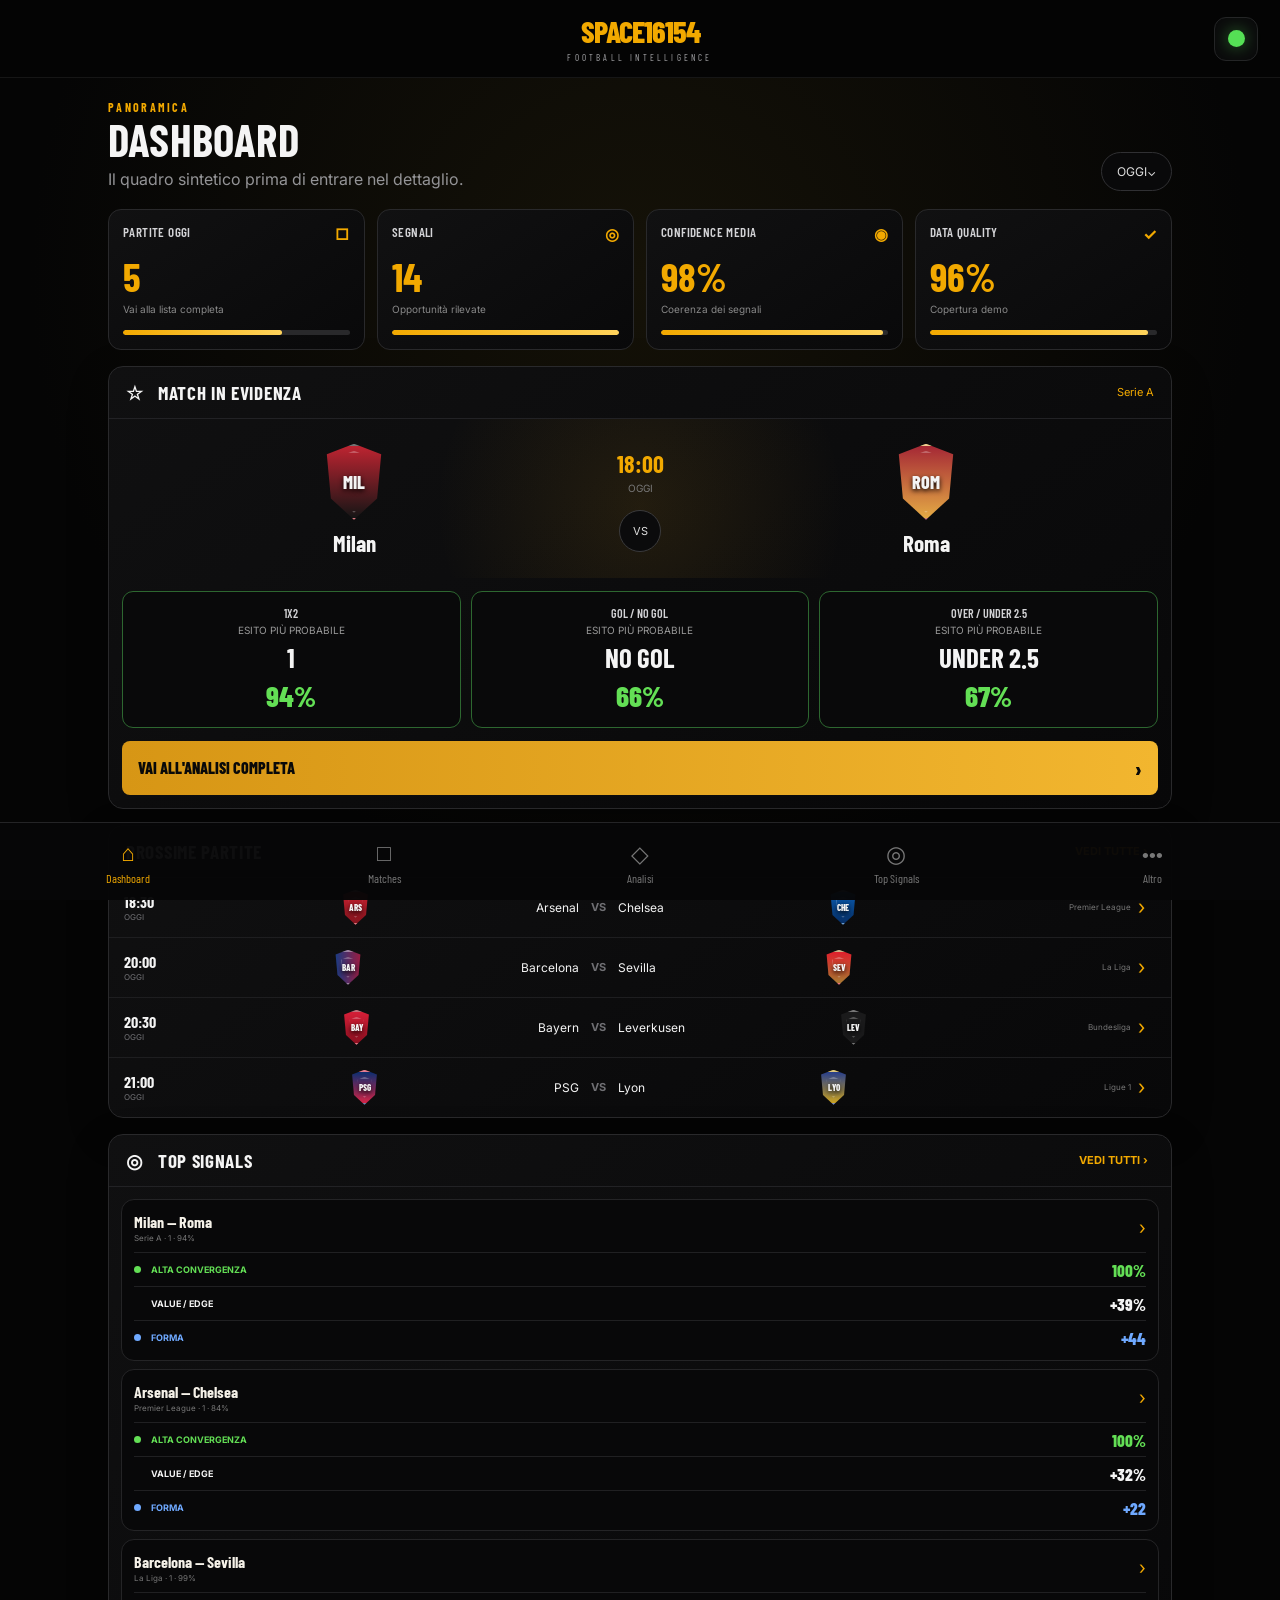
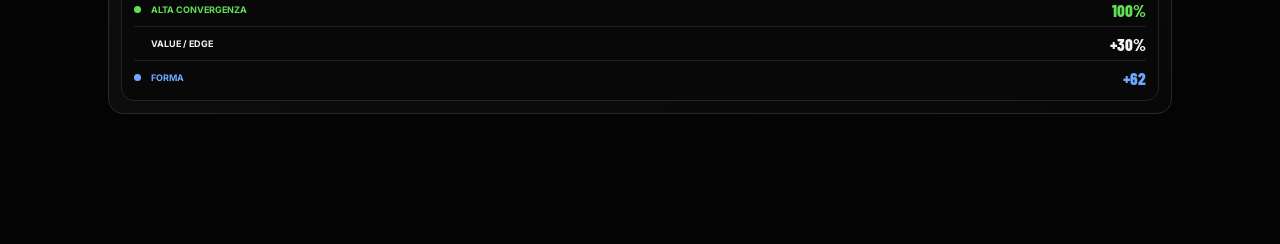
<file: index.html>
<!doctype html>
<html lang="it">
<head>
<meta charset="utf-8">
<meta name="viewport" content="width=device-width, initial-scale=1, viewport-fit=cover">
<meta name="theme-color" content="#050505">
<meta name="description" content="SPACE16154 — Football Intelligence">
<link rel="stylesheet" href="./styles.css?v=4.1.2-trend-score">
<title>SPACE16154 — Football Intelligence V4.1</title>
</head>
<body>
<script src="./app.js?v=4.1.2-trend-score"></script>
</body>
</html>
</file>
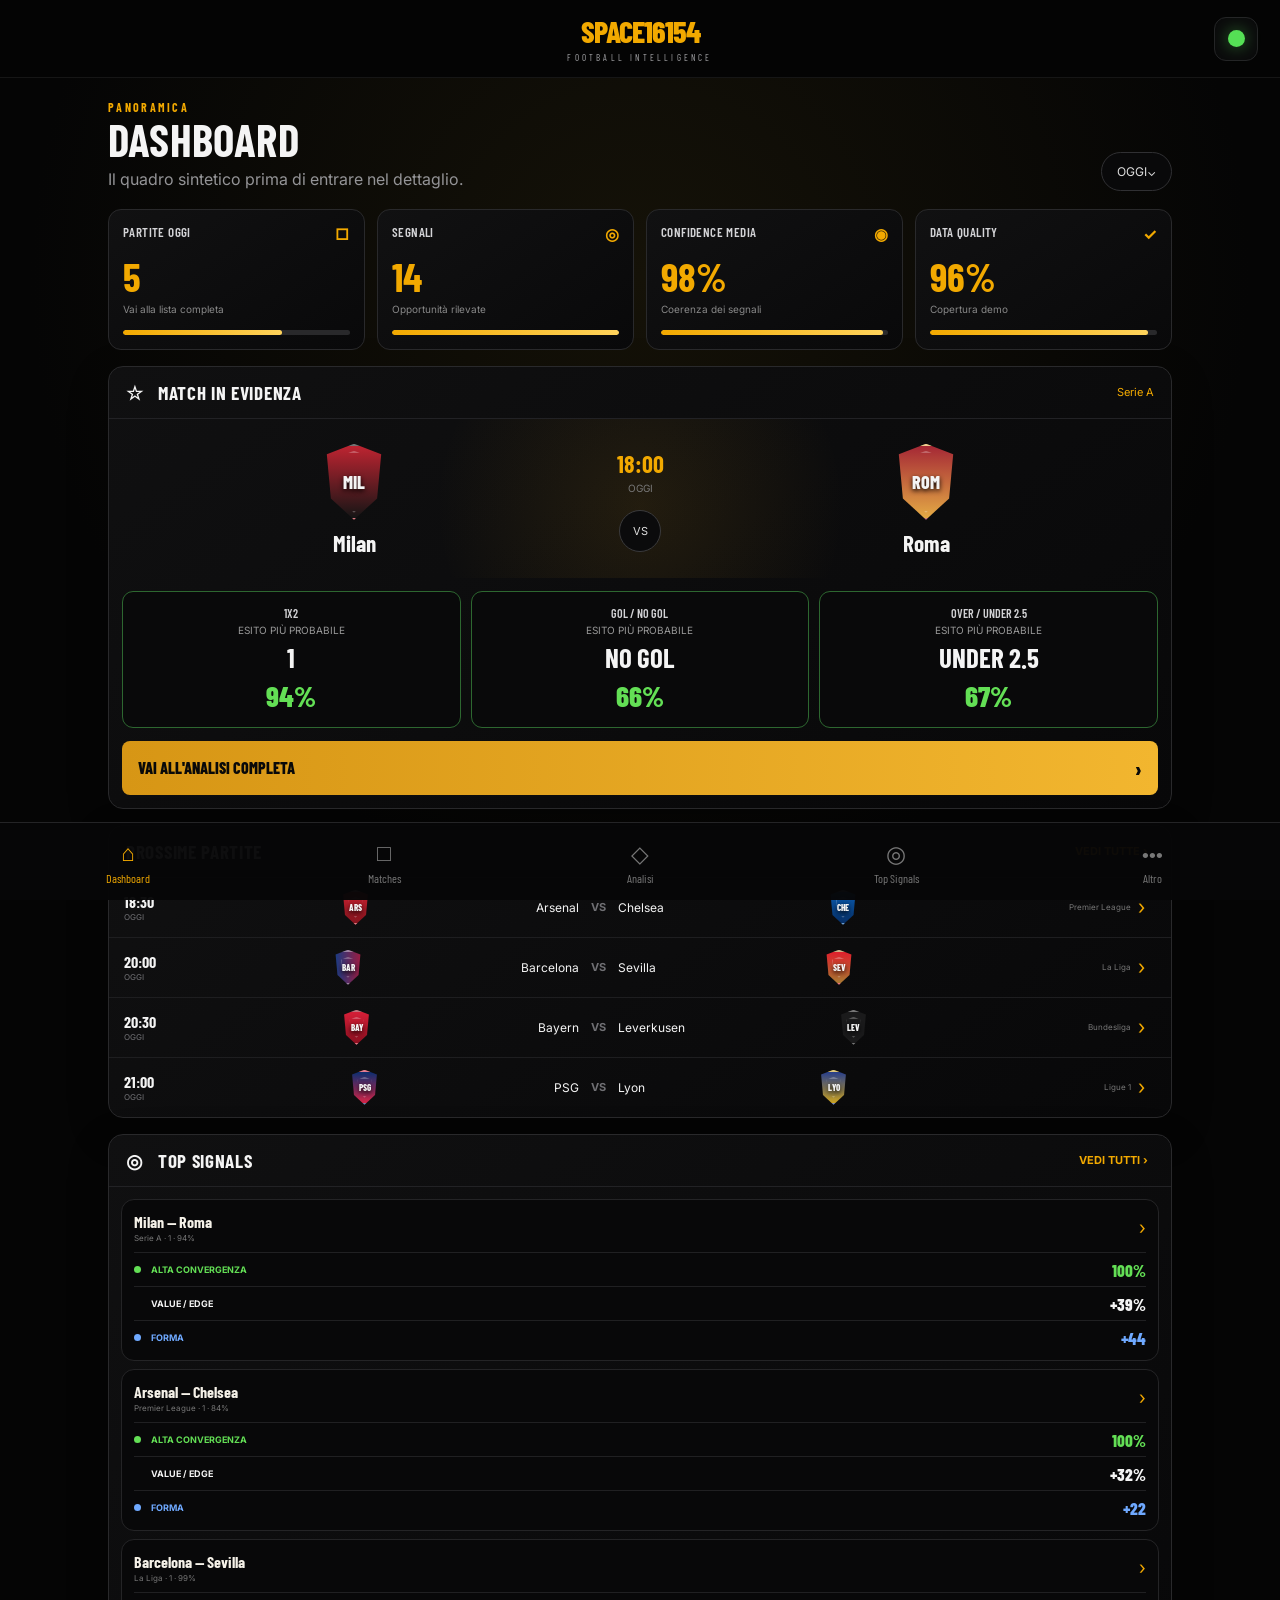
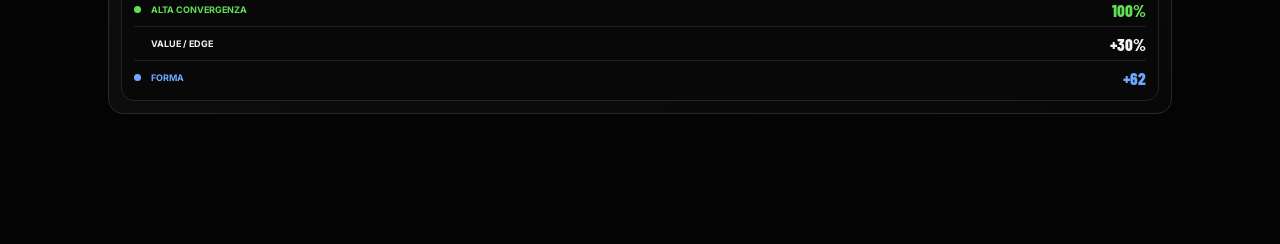
<file: index_V1.html>
<!doctype html>
<html lang="it">
<head>
  <meta charset="utf-8">
  <meta name="viewport" content="width=device-width, initial-scale=1, viewport-fit=cover">
  <meta name="theme-color" content="#050505">
  <meta name="description" content="SPACE16154 – Football Intelligence">
  <link rel="manifest" href="./manifest.webmanifest">
  <link rel="icon" href="./icon-192.png">
  <link rel="stylesheet" href="./styles.css?v=2">
  <title>SPACE16154</title>
</head>
<body>
  <div id="app"></div>
  <script src="./app.js?v=2"></script>
</body>
</html>
</file>
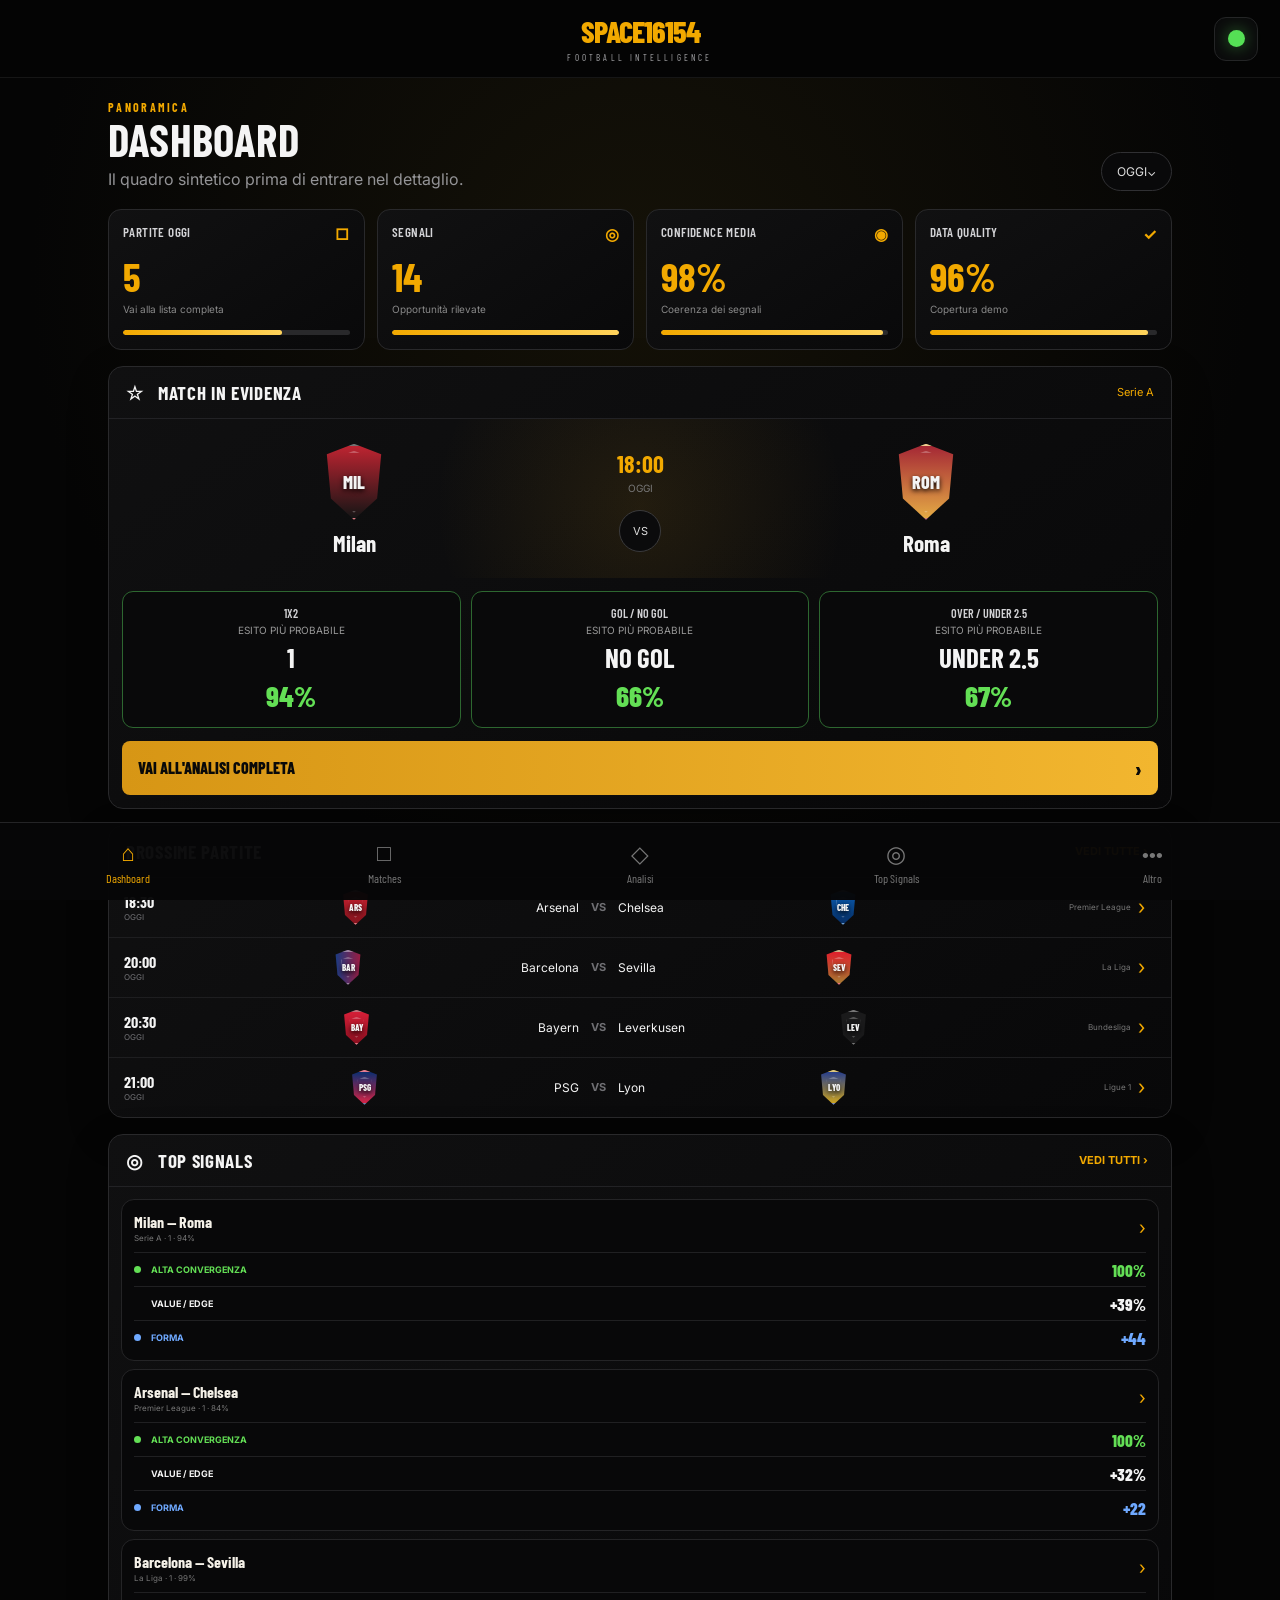
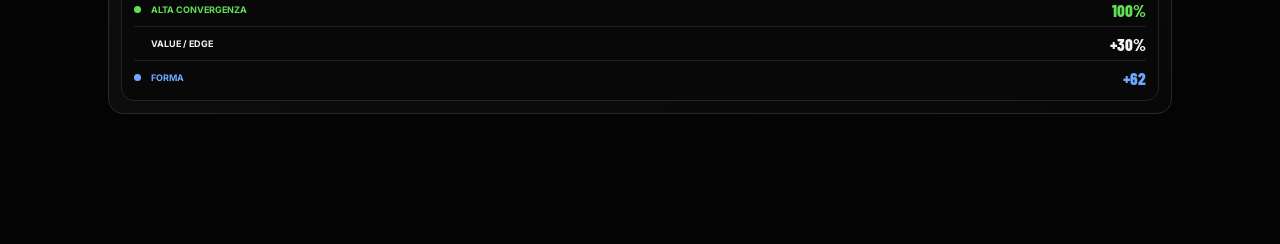
<file: SPACE16154_V2_index.html>
<!doctype html>
<html lang="it">
<head>
  <meta charset="utf-8">
  <meta name="viewport" content="width=device-width, initial-scale=1, viewport-fit=cover">
  <meta name="theme-color" content="#080808">
  <meta name="description" content="SPACE16154 Football Intelligence V2">
  <link rel="stylesheet" href="styles.css">
  <title>SPACE16154 — Football Intelligence V2</title>
</head>
<body>
  <header class="topbar">
    <button class="icon-btn" aria-label="Menu">☰</button>
    <div class="brand"><strong>SPACE16154</strong><span>FOOTBALL INTELLIGENCE</span></div>
    <button class="icon-btn club" aria-label="Profilo">♣<i></i></button>
  </header>

  <main class="page">
    <section class="hero">
      <div class="eyebrow">PANORAMICA GENERALE</div>
      <h1>DASHBOARD</h1>
      <p>Segnali, probabilità e analisi delle partite.</p>
      <div class="date-pill">▣ &nbsp; 5 AGOSTO 2026 <span>⌄</span></div>
    </section>

    <section class="stats-grid">
      <article class="stat"><span>PARTITE OGGI</span><b>18</b><small>Totali in programma</small><em><i style="width:67%"></i></em></article>
      <article class="stat"><span>ANALISI COMPLETE</span><b>12</b><small>67% completate</small><em><i style="width:67%"></i></em></article>
      <article class="stat"><span>SEGNALI PRINCIPALI</span><b>7</b><small>Opportunità rilevate</small><em><i style="width:48%"></i></em></article>
      <article class="stat"><span>ACCURACY MEDIA</span><b>67%</b><small>Ultimi 30 giorni</small><em><i style="width:67%"></i></em></article>
    </section>

    <section class="signals">
      <div class="section-head"><h2>🔥 TOP SIGNALS</h2><a>VEDI TUTTI ›</a></div>
      <div class="signal-row">
        <div class="rank">01</div><div class="mini-badge blue">ATA</div>
        <div class="signal-info"><strong>Atalanta vs Leverkusen</strong><span>OVER 2.5</span></div>
        <div class="confidence">78%</div>
      </div>
      <div class="signal-row">
        <div class="rank">02</div><div class="mini-badge red">LIV</div>
        <div class="signal-info"><strong>Liverpool vs Marseille</strong><span>GOL</span></div>
        <div class="confidence">82%</div>
      </div>
      <div class="signal-row">
        <div class="rank">03</div><div class="mini-badge purple">FIO</div>
        <div class="signal-info"><strong>Fiorentina vs Club Brugge</strong><span>1X</span></div>
        <div class="confidence">74%</div>
      </div>
    </section>

    <section class="featured">
      <div class="section-head"><h2>☆ MATCH IN EVIDENZA</h2><a>EUROPA LEAGUE ›</a></div>
      <div class="match-head">
        <div class="team"><div class="crest blue">ATA</div><strong>Atalanta</strong></div>
        <div class="kick"><b>18:45</b><span>OGGI</span><i>VS</i></div>
        <div class="team"><div class="crest red">LEV</div><strong>Leverkusen</strong></div>
      </div>

      <div class="main-signal">
        <div><span>SEGNALE PRINCIPALE</span><b>OVER 2.5</b></div>
        <strong>78%</strong>
        <em><i style="width:78%"></i></em>
        <small>ALTA CONFIDENZA</small>
      </div>

      <div class="market-grid">
        <div><span>1X2</span><b>1</b><strong>47%</strong></div>
        <div><span>GOL / NO GOL</span><b>GOL</b><strong>67%</strong></div>
        <div><span>OVER / UNDER 2.5</span><b>OVER 2.5</b><strong>61%</strong></div>
      </div>

      <button class="primary">VAI ALL'ANALISI COMPLETA <b>›</b></button>
    </section>

    <section class="insight">
      <div class="section-head"><h2>🧠 MODEL INSIGHT</h2><span>AI ANALYSIS</span></div>
      <p>Il modello rileva una probabilità superiore alla media per <b>Over 2.5</b>.</p>
      <ul>
        <li>Media gol segnata in crescita nelle ultime 6 partite</li>
        <li>xG complessivo sopra la media</li>
        <li>Difese che concedono occasioni con frequenza elevata</li>
        <li>Trend Over 2.5 positivo</li>
      </ul>
    </section>

    <section class="upcoming">
      <div class="section-head"><h2>PROSSIME PARTITE</h2><a>VEDI TUTTE ›</a></div>
      <div class="fixture"><time>21:00<small>OGGI</small></time><div class="mini-badge red">LIV</div><strong>Liverpool</strong><span>VS</span><strong>Marseille</strong><div class="mini-badge blue">MAR</div><b>☆</b></div>
      <div class="fixture"><time>18:30<small>OGGI</small></time><div class="mini-badge purple">FIO</div><strong>Fiorentina</strong><span>VS</span><strong>Club Brugge</strong><div class="mini-badge blue">BRU</div><b>☆</b></div>
      <div class="fixture"><time>21:00<small>OGGI</small></time><div class="mini-badge red">WHU</div><strong>West Ham</strong><span>VS</span><strong>AZ Alkmaar</strong><div class="mini-badge red">AZ</div><b>☆</b></div>
    </section>
  </main>

  <nav class="bottom-nav">
    <a class="active">⌂<span>Dashboard</span></a>
    <a>▣<span>Matches</span></a>
    <a>◇<span>Analysis</span></a>
    <a>♙<span>Teams</span></a>
    <a>•••<span>More</span></a>
  </nav>
  <script src="app.js"></script>
</body>
</html>
</file>
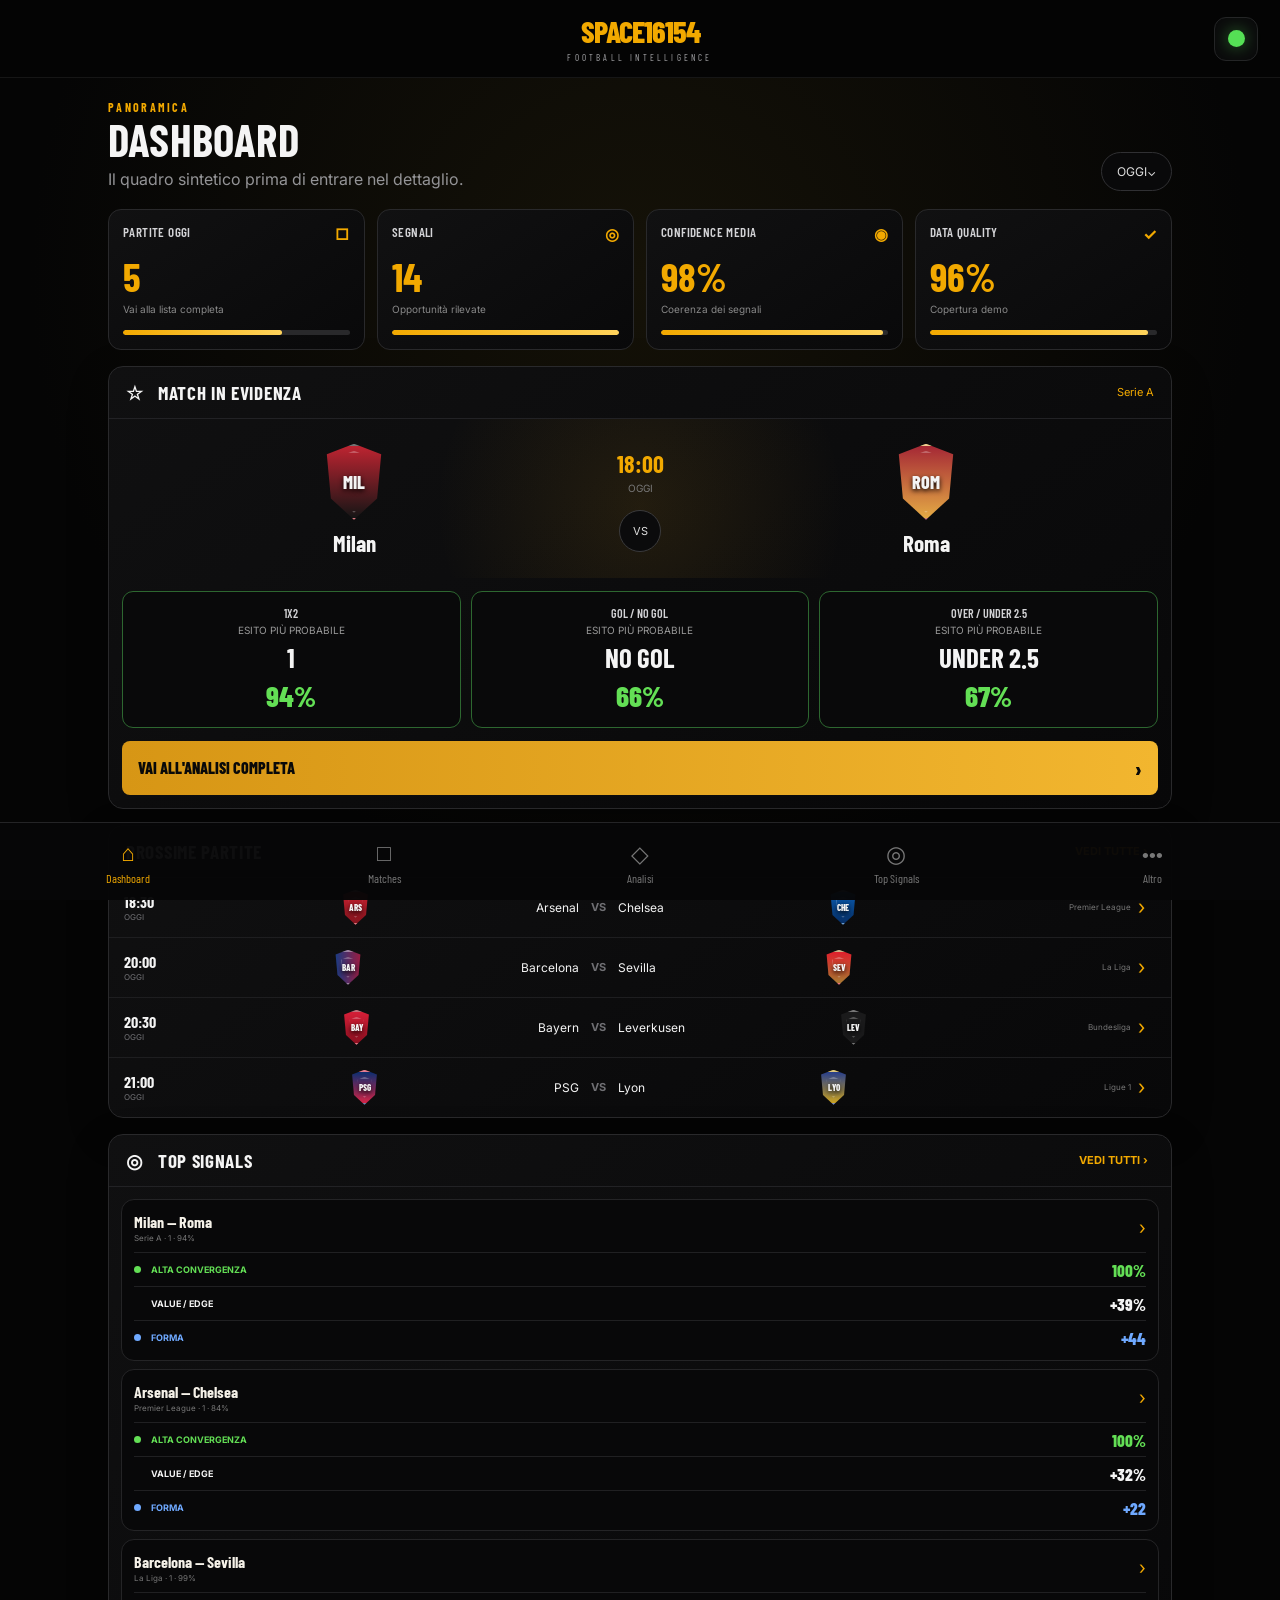
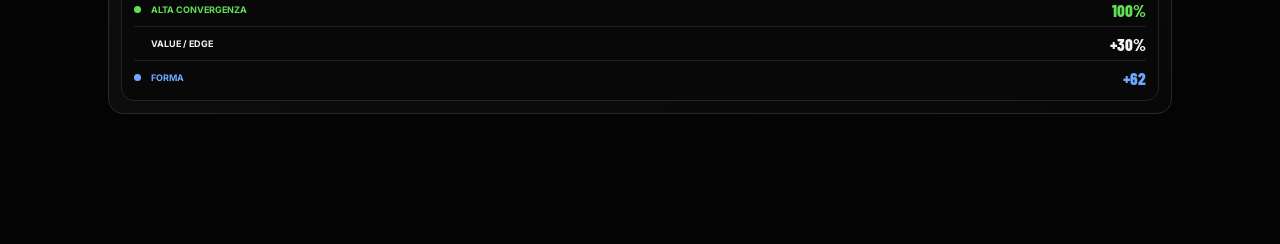
<file: SPACE16154_V3_index.html>
<!doctype html>
<html lang="it">
<head>
<meta charset="utf-8">
<meta name="viewport" content="width=device-width, initial-scale=1, viewport-fit=cover">
<meta name="theme-color" content="#050505">
<meta name="description" content="SPACE16154 — Football Intelligence">
<link rel="stylesheet" href="./styles.css?v=3.0.0">
<title>SPACE16154 — Football Intelligence V3</title>
</head>
<body>
<script src="./app.js?v=3.0.0"></script>
</body>
</html>
</file>
<file: styles.css>
@import url('https://fonts.googleapis.com/css2?family=Barlow+Condensed:wght@400;500;600;700;800&family=Inter:wght@400;500;600;700&display=swap');
:root{--bg:#050505;--panel:#0d0d0e;--line:#29292b;--gold:#f2a900;--gold-light:#ffd35b;--text:#f4f4f4;--muted:#8d8d92;--green:#63df55;--blue:#4d9cff;--red:#ef4d52}
*{box-sizing:border-box}html{background:var(--bg);scroll-behavior:smooth}body{margin:0;background:radial-gradient(circle at 50% 15%,#151208 0,#050505 36%);color:var(--text);font-family:Inter,Arial,sans-serif;min-height:100vh;padding-bottom:84px}button{font:inherit;color:inherit;border:0;cursor:pointer;background:none}.topbar{height:78px;display:grid;grid-template-columns:52px 1fr 52px;align-items:center;padding:8px 14px;border-bottom:1px solid rgba(255,255,255,.07);position:sticky;top:0;z-index:50;background:rgba(5,5,5,.94);backdrop-filter:blur(18px)}.icon-btn{width:44px;height:44px;border:1px solid #252527;border-radius:12px;display:grid;place-content:center;gap:5px;background:#0b0b0c}.icon-btn span{display:block;width:24px;height:2px;background:#ddd;border-radius:2px}.brand{text-align:center;line-height:1}.brand-name{font-family:"Barlow Condensed";font-weight:800;letter-spacing:-1px;font-size:30px;color:var(--gold)}.brand-sub{font-family:"Barlow Condensed";font-size:9px;letter-spacing:3.2px;color:#a7a7aa;margin-top:7px}.engine{width:44px;height:44px;border:1px solid #252527;border-radius:12px;display:grid;place-items:center;background:#0b0b0c}.engine i{width:17px;height:17px;border-radius:50%;background:#55df55;box-shadow:0 0 16px rgba(85,223,85,.45)}.page{width:min(1100px,100%);margin:auto;padding:22px 18px 30px}.page-title-row{display:flex;justify-content:space-between;align-items:flex-end;gap:16px;margin-bottom:18px}.eyebrow{font-family:"Barlow Condensed";font-weight:700;letter-spacing:2.3px;color:var(--gold);font-size:12px}h1{font-family:"Barlow Condensed";font-size:45px;line-height:.9;margin:5px 0 8px;letter-spacing:.2px}p{color:#949497;margin:0;line-height:1.45}.subtitle{margin-bottom:15px}.date-btn{border:1px solid #303033;border-radius:26px;padding:11px 15px;color:#ddd;background:#09090a;white-space:nowrap;font-size:12px}.stats{display:grid;grid-template-columns:repeat(4,1fr);gap:12px;margin-bottom:16px}.stat-card{background:linear-gradient(145deg,#111112,#09090a);border:1px solid var(--line);border-radius:13px;padding:14px;min-height:137px;text-align:left}.stat-top{display:flex;justify-content:space-between;gap:8px;color:#d4d4d7}.stat-top span{font-family:"Barlow Condensed";font-size:13px;font-weight:600;letter-spacing:.4px}.stat-top b{color:var(--gold);font-size:16px}.stat-card strong{display:block;font-family:"Barlow Condensed";font-size:40px;color:var(--gold);margin:12px 0 1px;line-height:1}.stat-card small{color:#888;font-size:10px}.progress,.confidence-bar{height:5px;background:#29292b;border-radius:99px;overflow:hidden;margin-top:13px}.progress i,.confidence-bar i{height:100%;display:block;background:linear-gradient(90deg,var(--gold),var(--gold-light));border-radius:99px}.panel{background:linear-gradient(145deg,#101011,#080809);border:1px solid var(--line);border-radius:15px;margin:16px 0;overflow:hidden;box-shadow:0 14px 42px rgba(0,0,0,.22)}.section-head{min-height:52px;display:flex;justify-content:space-between;align-items:center;gap:12px;padding:14px 17px;border-bottom:1px solid #222225}.section-head h2{font-family:"Barlow Condensed";font-size:19px;margin:0;letter-spacing:.7px}.section-head>span,.text-btn{color:var(--gold);font-size:11px}.text-btn{font-weight:700}.match-hero{display:grid;grid-template-columns:1fr 110px 1fr;align-items:center;text-align:center;padding:25px 14px 21px;background:radial-gradient(circle at 50% 55%,rgba(231,167,26,.10),transparent 38%)}.club strong{display:block;font-family:"Barlow Condensed";font-size:23px;margin-top:9px}.match-time b{display:block;color:var(--gold);font-family:"Barlow Condensed";font-size:24px}.match-time span{display:block;color:#777;font-size:10px;margin:4px}.match-time em{display:inline-grid;place-items:center;border:1px solid #3a3a3c;border-radius:50%;width:42px;height:42px;font-style:normal;margin-top:12px;color:#ddd;background:#0b0b0c;font-size:11px}.crest{width:68px;height:76px;margin:auto;clip-path:polygon(50% 0,90% 14%,84% 72%,50% 100%,16% 72%,10% 14%);display:grid;place-items:center;border:2px solid rgba(255,255,255,.4);background:#1a1a1b;position:relative;box-shadow:0 8px 20px rgba(0,0,0,.55)}.crest:before{content:"";position:absolute;inset:5px;clip-path:inherit;border:2px solid rgba(255,255,255,.25)}.crest span{font-family:"Barlow Condensed";font-weight:800;font-size:18px;text-shadow:0 2px 5px #000;z-index:1}.milan{background:linear-gradient(#be2431,#151515)}.roma{background:linear-gradient(#a52835,#e4aa45)}.arsenal{background:linear-gradient(#c82130,#85141e)}.chelsea{background:linear-gradient(#0b5caf,#062f67)}.barcelona{background:linear-gradient(90deg,#183b83,#a21b3e)}.sevilla{background:linear-gradient(#df202c,#a97932)}.bayern{background:linear-gradient(#d51f37,#8c0f20)}.psg{background:linear-gradient(#0d2e70,#d42547)}.lyon{background:linear-gradient(#283f8c,#cba322)}.prediction-grid{display:grid;grid-template-columns:repeat(3,1fr);gap:10px;padding:13px}.pred-card{background:#09090a;border:1px solid #242426;border-radius:11px;text-align:center;padding:14px 7px;min-height:128px;display:flex;flex-direction:column;justify-content:center}.pred-card small{font-family:"Barlow Condensed";font-size:12px;color:#d2d2d5;font-weight:600}.pred-card strong{font-family:"Barlow Condensed";font-size:27px;margin:5px 0}.pred-card em{font-family:"Barlow Condensed";font-style:normal;font-size:29px;color:var(--gold);font-weight:800}.pred-card span{font-size:10px;color:#999;margin-top:4px}.primary-btn{display:flex;justify-content:space-between;align-items:center;width:calc(100% - 26px);margin:0 13px 13px;background:linear-gradient(90deg,#d79615,#f2b62f);color:#090909;font-family:"Barlow Condensed";font-weight:800;padding:13px 16px;border-radius:8px}.primary-btn span{font-size:23px}.fixture{width:100%;display:grid;grid-template-columns:52px 1fr 25px 1fr 110px 18px;align-items:center;gap:7px;padding:12px 15px;border-bottom:1px solid #1e1e20;text-align:left}.fixture:last-child{border:0}.fixture-time b{font:700 16px "Barlow Condensed"}.fixture-time small{display:block;font-size:8px;color:#707074}.fixture-team{display:flex;align-items:center;gap:8px;font-size:12px}.fixture-team .crest{width:31px;height:35px;flex:none}.fixture-team .crest span{font-size:9px}.fixture-team.away{justify-content:flex-end}.vs{color:#707074;text-align:center;font-size:11px}.competition{font-size:8px;color:#777;text-align:right}.chev{color:var(--gold);font-size:20px}.signal-row{display:grid;grid-template-columns:repeat(3,1fr);gap:10px;padding:12px}.signal{border:1px solid #29292b;border-radius:13px;padding:14px;background:#09090a;min-height:172px}.signal-type{font-size:10px;font-weight:800;line-height:1.3;display:flex;align-items:center;gap:2px}.signal.convergence .signal-type{color:var(--green)}.signal.value .signal-type{color:var(--gold)}.signal.form .signal-type{color:var(--blue)}.signal-outcome{font:800 31px "Barlow Condensed";margin:10px 0 2px}.signal-match{font-size:10px;color:#a2a2a6;min-height:25px}.signal-meta{display:flex;justify-content:space-between;gap:8px;margin-top:13px;font:700 10px "Barlow Condensed";color:#aaa}.signal-extra{font-size:10px}.signal.convergence .signal-extra{color:var(--green)}.signal.value .signal-extra{color:var(--gold)}.signal.form .signal-extra{color:var(--blue)}.signal-detail{font-size:9px;color:#777;margin-top:8px;line-height:1.35}.signal-legend{display:flex;gap:18px;flex-wrap:wrap;padding:0 14px 14px;font:700 9px "Barlow Condensed"}.legend-convergence{color:var(--green)}.legend-value{color:var(--gold)}.legend-form{color:var(--blue)}.info{display:inline-grid;place-items:center;width:17px;height:17px;border:1px solid #777;border-radius:50%;font-size:10px;color:#aaa;margin-left:3px;vertical-align:middle}.bottom-nav{position:fixed;left:0;right:0;bottom:0;min-height:78px;background:#070708f7;border-top:1px solid #242426;display:grid;grid-template-columns:repeat(5,1fr);z-index:60;padding-bottom:env(safe-area-inset-bottom)}.nav-item{display:flex;flex-direction:column;justify-content:center;align-items:center;gap:4px;color:#777;font:12px "Barlow Condensed"}.nav-icon{font-size:23px}.nav-item.active{color:var(--gold)}.league-stack{display:grid;gap:8px;margin:20px 0 15px}.league-row{display:grid;grid-template-columns:1fr 30px 20px;align-items:center;text-align:left;padding:15px 16px;border:1px solid #29292b;border-radius:13px;background:#0a0a0b}.league-row.active{border-color:#725414;background:#17120a}.league-row b{color:var(--gold);font:700 19px "Barlow Condensed"}.league-row em{font-style:normal;color:#777;font-size:22px}.match-list{width:100%;display:grid;grid-template-columns:43px 1fr 25px 1fr 48px;align-items:center;gap:7px;padding:13px 14px;border-bottom:1px solid #222;text-align:left}.match-list>span{color:#999;font:16px "Barlow Condensed"}.match-list>div{display:flex;align-items:center;gap:7px;font-size:11px}.match-list .crest{width:33px;height:37px}.match-list .crest span{font-size:9px}.match-list>em{text-align:center;color:#777;font-style:normal}.match-list>strong{color:var(--gold);text-align:right;font:18px "Barlow Condensed"}.match-list>small{grid-column:2/-1;color:#666;font-size:8px}.prob-grid{display:grid;grid-template-columns:1.35fr 1fr 1fr;gap:10px;padding:13px}.market-box{background:#09090a;border:1px solid #242426;border-radius:13px;padding:13px;min-height:125px}.market-box>small{display:block;text-align:center;color:#aaa;font:600 11px "Barlow Condensed";margin-bottom:11px}.one-x-two{display:grid;grid-template-columns:repeat(3,1fr);text-align:center}.one-x-two div{border-right:1px solid #29292b}.one-x-two div:last-child{border:0}.one-x-two span{display:block;color:#aaa;font-size:10px}.one-x-two b{display:block;color:#f1f1f1;font:800 27px "Barlow Condensed";margin:3px}.one-x-two em{font-style:normal;color:#999;font-size:9px}.market-pair{display:grid;grid-template-columns:1fr 1fr}.market-item{text-align:center;border-right:1px solid #29292b}.market-item:last-child{border:0}.market-item span{display:block;color:#aaa;font-size:10px}.market-item b{display:block;color:#ddd;font:800 25px "Barlow Condensed";margin-top:8px}.market-item.primary b{color:var(--green)}.model-card{border-color:#3b3428}.badges{display:flex;gap:7px;justify-content:flex-end;flex-wrap:wrap}.badge{padding:7px 10px;border-radius:999px;font-size:10px;font-weight:800}.badge.green{background:#103319;color:#7bea6a}.badge.gold{background:#30220a;color:#ffc94f}.confidence-box{margin:0 18px 20px;border:1px solid #272729;border-radius:16px;padding:15px;background:#09090a}.confidence-box>div:first-child{display:flex;justify-content:space-between}.confidence-box span{font:14px "Barlow Condensed";color:#aaa}.confidence-box strong{font:700 28px "Barlow Condensed";color:var(--green)}.big-progress{height:8px;margin-top:10px;background:#29292b;border-radius:99px;overflow:hidden}.big-progress i{display:block;height:100%;background:linear-gradient(90deg,var(--green),#a9f19e);border-radius:99px}.confidence-box p{font-size:10px;margin:9px 0 0;color:#777}.model-note{margin:0 18px 18px;padding:16px;border:1px solid #352a13;border-radius:14px;background:#241a08}.model-note>b{font:700 11px "Barlow Condensed";color:#bbb}.model-note>strong{display:block;color:var(--gold);font:700 24px "Barlow Condensed";margin-top:7px}.model-note p{font-size:11px}.risk{border:1px solid #332b19;border-radius:12px;padding:11px;margin-top:12px}.risk b{display:block;color:#ffd46c;font-size:10px}.risk span{display:block;color:#aaa;font-size:10px;margin-top:5px}.compare-head,.compare-row{display:grid;grid-template-columns:1.5fr .8fr .8fr .7fr;align-items:center;padding:13px 18px}.compare-head{color:#777;font-size:9px}.compare-head b,.compare-head em{text-align:center;font-style:normal}.compare-row{border-top:1px solid #222}.compare-row span{color:#ddd;font-size:11px}.compare-row b{text-align:center;font:700 18px "Barlow Condensed"}.compare-row em{text-align:right;font:700 15px "Barlow Condensed";font-style:normal;color:var(--green)}.form-team{display:flex;justify-content:space-between;align-items:center;padding:15px 18px;border-bottom:1px solid #222}.form-team:last-child{border-bottom:0}.form-team strong{font:700 22px "Barlow Condensed";display:block;margin-bottom:8px}.dots{display:flex;gap:7px}.form-dot{width:18px;height:18px;border-radius:50%;display:block}.form-dot.g{background:#63df55}.form-dot.y{background:#d7b646}.form-dot.r{background:#e94e53}.form-score{font:800 25px "Barlow Condensed"}.green-text{color:var(--green)}.neutral-text{color:#f1f1f1}.control-head,.control-row{display:grid;grid-template-columns:1.4fr 1fr 1fr;align-items:center;padding:11px 18px}.control-head{color:#777;font-size:9px}.control-head b{text-align:center}.control-row{border-top:1px solid #222;color:#ddd;font-size:11px}.control-row b{text-align:center;font:700 18px "Barlow Condensed"}.control-row b:first-of-type{color:var(--green)}.control-note{padding:0 18px 16px;font-size:10px;color:#777}.technical-grid{display:grid;grid-template-columns:repeat(2,1fr);gap:9px;padding:13px}.technical-card{background:#09090a;border:1px solid #242426;border-radius:12px;padding:13px}.technical-card span{font:12px "Barlow Condensed";color:#aaa}.technical-card b{display:block;font:700 22px "Barlow Condensed";margin-top:6px}.technical-card small{display:block;color:#777;font-size:9px;line-height:1.35;margin-top:5px}.opponent{display:grid;grid-template-columns:1fr 1fr;padding:16px}.opponent>div{text-align:center;border-right:1px solid #29292b}.opponent>div:last-child{border:0}.opponent span{display:block;color:#999;font-size:11px}.opponent b{display:block;color:var(--gold);font:800 34px "Barlow Condensed";margin-top:4px}.quality{color:var(--green)!important;font:800 20px "Barlow Condensed"!important}.quality-list{display:grid;grid-template-columns:repeat(4,1fr);gap:8px;padding:13px}.quality-list>div{background:#09090a;border:1px solid #242426;border-radius:12px;padding:12px;text-align:center}.quality-list span{display:block;color:#aaa;font-size:9px}.quality-list b{display:block;color:var(--green);font:700 15px "Barlow Condensed";margin-top:5px}.empty{padding-top:55px}.demo-note{padding:20px;display:flex;flex-direction:column;gap:9px}.demo-note b{color:var(--gold)}.modal-backdrop{position:fixed;inset:0;background:rgba(0,0,0,.76);z-index:100;display:grid;place-items:center;padding:24px}.info-modal{max-width:420px;width:100%;background:#111113;border:1px solid #505055;border-radius:15px;padding:22px;position:relative;box-shadow:0 25px 80px #000}.info-modal p{line-height:1.6;color:#ddd;margin-top:12px}.modal-x{position:absolute;right:12px;top:7px;font-size:28px;color:#aaa}
@media(max-width:720px){.page{padding:19px 12px 26px}.page-title-row{align-items:flex-start}.date-btn{font-size:10px;padding:10px 11px}h1{font-size:40px}.stats{grid-template-columns:repeat(2,1fr)}.stat-card{min-height:122px;padding:12px}.stat-card strong{font-size:35px}.match-hero{grid-template-columns:1fr 78px 1fr;padding-top:20px}.crest{width:62px;height:70px}.club strong{font-size:19px}.prediction-grid{gap:7px;padding:10px}.pred-card{min-height:120px}.fixture{grid-template-columns:47px 1fr 18px 1fr 72px 22px;gap:5px;padding:11px 10px}.competition{font-size:7px}.signal-row{grid-template-columns:repeat(3,78vw);overflow:auto;scroll-snap-type:x mandatory}.signal{scroll-snap-align:start}.prob-grid{grid-template-columns:1fr;}.compare-head,.compare-row{grid-template-columns:1.4fr .8fr .8fr .7fr;padding:12px 12px}.technical-grid{grid-template-columns:1fr}.quality-list{grid-template-columns:repeat(2,1fr)}}
@media(max-width:430px){.page-title-row{display:block}.date-btn{margin-top:13px;width:100%}.stats{gap:8px}.stat-card{min-height:118px}.stat-top span{font-size:12px}.stat-card strong{font-size:33px}.match-hero{grid-template-columns:1fr 66px 1fr;padding-left:7px;padding-right:7px}.club strong{font-size:18px}.match-time b{font-size:22px}.crest{width:57px;height:64px}.fixture{grid-template-columns:44px 1fr 17px 1fr 20px}.fixture .competition{display:none}.prob-grid{padding:10px}.market-box{min-height:118px}.form-team{padding:13px}.form-dot{width:16px;height:16px}.form-score{font-size:22px}}

.top-spacer{width:44px;height:44px}
.compare-footnote{padding:10px 18px 16px;color:#777;font-size:9px;line-height:1.4;border-top:1px solid #222}

/* V3.3 visual fixes */
.one-x-two .primary b{color:var(--green)}
.signal-confidence{color:var(--green)!important;font-weight:800}
.opponent b.opponent-high{color:var(--green)}
.opponent b.opponent-low{color:#e94e53}

/* V3.4 final visual fixes */
.pred-card em{color:#f1f1f1}
.pred-card.primary em{color:var(--green)}
.control-row span{display:block}
.control-row span small{display:block;color:#777;font-size:9px;line-height:1.35;margin-top:4px}

/* V3.5 final polish */
.featured-result.primary b{color:var(--green)}

/* V3.6: actual visual rules for the requested highlights */
.one-x-two div.primary b{color:var(--green)!important}
.pred-card.primary{border-color:#3c5d35}
.pred-card.primary em{color:var(--green)!important}
.opponent b.opponent-high{color:var(--green)!important}
.opponent b.opponent-low{color:#e94e53!important}
.signal-confidence{color:var(--green)!important;font-weight:800}


/* ===== V1 REAL UI CHANGES ===== */
.pred-card.primary strong,
.pred-card.primary b,
.pred-card.primary em,
.most-probable-result { color:var(--green)!important; }
.top-signal-filters{display:flex;gap:8px;flex-wrap:wrap;padding:0 14px 14px}
.signal-filter{border:1px solid #2b2b2f;background:#151517;color:#aaa;padding:8px 12px;border-radius:999px;font:700 11px "Barlow Condensed";cursor:pointer}
.signal-filter.active{color:#fff;border-color:#555}
.confidence-filter.active,.signal-confidence,.signal-convergence{color:var(--green)!important}
.value-filter.active,.signal-value{color:#f0a34a!important}
.forma-filter.active,.signal-form{color:#63a8ff!important}
.signal .signal-outcome{font-weight:900}
.signal.confidence .signal-outcome,.signal.convergence .signal-outcome{color:var(--green)!important}
.signal.value .signal-outcome,.signal.form .signal-outcome{color:var(--green)!important}
.performance-grid{display:grid;grid-template-columns:repeat(4,1fr);gap:10px;padding:4px 14px 14px}
.performance-grid>div{background:#151517;border:1px solid #252529;border-radius:9px;padding:12px}
.performance-grid span{display:block;color:#888;font-size:9px;text-transform:uppercase}
.performance-grid b{display:block;margin-top:5px;font:800 24px "Barlow Condensed"}
.performance-note{padding:0 14px 14px;color:#777;font-size:10px;line-height:1.45}
@media(max-width:700px){.performance-grid{grid-template-columns:repeat(2,1fr)}}


/* ===== Functional additions only — pre-03:02 visual language preserved ===== */
.pred-best{border-color:#2d6730!important}.pred-best em{color:var(--green)!important}
.top-spacer{width:44px;height:44px}
.empty-note{padding:22px;color:#777;font-size:11px;text-align:center}
.analysis-leagues{margin-bottom:17px}
.rank-head2,.rank-row2{display:grid;grid-template-columns:30px 1fr 35px minmax(120px,1fr) 60px;gap:7px;align-items:center;padding:11px 14px}
.rank-head2{font-size:9px;color:#777;border-bottom:1px solid #222}
.rank-row2{width:100%;border-bottom:1px solid #202022;text-align:left}.rank-row2>div{display:flex;align-items:center;gap:8px}.rank-row2 .crest{width:31px;height:35px;margin:0}.rank-row2 .crest span{font-size:8px}.rank-row2 strong{color:var(--gold);text-align:right;font:700 18px "Barlow Condensed"}
.form-dots{display:flex;gap:3px}.form-dots i{width:19px;height:19px;border-radius:50%;display:grid;place-items:center;font-size:6px;font-style:normal;color:#fff}.form-dots .w{background:#258d45}.form-dots .d{background:#8c7541}.form-dots .l{background:#923636}
.trend-grid2{display:grid;grid-template-columns:1fr 1fr;gap:10px;padding:13px}.trend-card2{background:#09090a;border:1px solid #242426;border-radius:13px;padding:13px}.trend-card2>div:first-child{display:flex;justify-content:space-between}.trend-card2>div:first-child strong{color:var(--gold)}.spark2{height:70px;display:flex;align-items:flex-end;gap:5px;margin:12px 0}.spark2 i{flex:1;background:linear-gradient(var(--gold2),var(--gold));border-radius:4px 4px 0 0}.trend-card2 small{color:var(--green);font-size:8px}
.back-btn{color:var(--gold);font:700 12px "Barlow Condensed";margin-bottom:16px}
.team-score-big{text-align:center;color:var(--gold);font:800 54px "Barlow Condensed";padding:18px}
.profile-list{padding:0 14px 14px}.profile-row{display:grid;grid-template-columns:1fr 40px 90px;align-items:center;gap:7px;padding:10px 0;border-top:1px solid #222}.profile-row span{font-size:10px}.profile-row b{color:var(--gold);text-align:right}.profile-bar{height:6px;background:#242426;border-radius:99px;overflow:hidden}.profile-bar i{display:block;height:100%;background:linear-gradient(90deg,var(--gold),var(--gold2))}
.technical-grid{display:grid;grid-template-columns:repeat(5,1fr);gap:8px;padding:13px}.technical-grid div{background:#09090a;border:1px solid #242426;border-radius:12px;padding:12px;text-align:center}.technical-grid small{display:block;color:#777;font-size:8px}.technical-grid b{display:block;color:var(--gold);font:700 22px "Barlow Condensed";margin-top:4px}
.form-profile{padding:16px}.form-profile .form-dots i{width:30px;height:30px;font-size:8px}
.model-score-compare{display:grid;grid-template-columns:1fr auto 1fr;align-items:center;text-align:center;padding:18px}.model-score-compare>div{display:flex;flex-direction:column;align-items:center;gap:5px}.model-score-compare .crest{width:50px;height:57px}.model-score-compare strong{color:var(--gold);font:800 28px "Barlow Condensed"}.model-score-compare em{color:var(--green);font:800 30px "Barlow Condensed";font-style:normal}.model-score-compare small{color:#777;font-size:8px}
.macro-table{margin:0 14px 15px;border:1px solid #242426;border-radius:13px;overflow:hidden}.macro-head2,.macro-row2{display:grid;grid-template-columns:1fr 50px 50px 50px;gap:5px;align-items:center;padding:10px 12px}.macro-head2{color:#777;font-size:8px}.macro-row2{border-top:1px solid #222;font-size:10px}.macro-row2 b,.macro-row2 em{text-align:center}.macro-row2 em{font-style:normal;font-weight:800}.pos{color:var(--green)!important}.neg{color:#e76c6c!important}
.why-line{display:flex;justify-content:space-between;border-top:1px solid #45320d;padding:8px 0;font-size:10px}.why-line:first-of-type{margin-top:9px}
.badge.blue{background:#10253a;color:#6fa9ff}.muted-badge{background:#222;color:#999}
.absence-grid{display:grid;grid-template-columns:1fr 1fr;gap:1px;background:#222}.absence-grid>div{background:#09090a;padding:14px}.absence-grid>div>b{color:var(--gold);font:700 16px "Barlow Condensed"}.absence-grid p{display:grid;grid-template-columns:1fr auto;gap:5px;margin:8px 0;padding-top:7px;border-top:1px solid #202022}.absence-grid p strong{font-size:10px}.absence-grid p span{font-size:8px;padding:3px 6px;border-radius:999px}.absence-grid p span.out{color:#e76c6c;background:#2f1517}.absence-grid p span.doubt{color:#ffd46c;background:#30270f}.absence-grid p small{grid-column:1/-1;color:#777;font-size:7px}
.info-grid2{display:grid;grid-template-columns:1fr 1fr;gap:1px;background:#222}.info-grid2>div{background:#09090a;padding:14px}.info-grid2 small{display:block;color:#777;font-size:8px}.info-grid2 b{display:block;margin-top:4px;font-size:10px}
.signal-summary2{display:grid;grid-template-columns:repeat(4,1fr);gap:8px;margin:20px 0}.signal-summary2>div{background:#09090a;border:1px solid #242426;border-radius:13px;padding:12px;text-align:center}.signal-summary2 strong{display:block;color:var(--gold);font:800 28px "Barlow Condensed"}.signal-summary2 small{color:#777;font-size:8px}.signal-summary2 .c strong{color:var(--green)}.signal-summary2 .v strong{color:var(--gold2)}.signal-summary2 .f strong{color:#6fa9ff}
.top-filter-grid{display:grid;grid-template-columns:repeat(4,1fr);gap:7px}.top-filter-grid .filter{border:1px solid #2a2a2d;border-radius:10px;padding:10px;background:#09090a;color:#aaa}.top-filter-grid .filter.active{border-color:#705514;color:var(--gold)}.top-filter-grid .confidence{color:var(--green)}.top-filter-grid .value{color:var(--gold2)}.top-filter-grid .form{color:#6fa9ff}
.league-stack.compact .league-row{padding:10px 13px}
.signal-detail{width:100%;display:flex;justify-content:space-between;gap:12px;padding:14px;border-bottom:1px solid #222;text-align:left}.signal-detail>div>span{font-size:8px;font-weight:800;color:var(--green)}.signal-detail.value>div>span,.signal-detail.value>strong{color:var(--gold2)}.signal-detail.form>div>span,.signal-detail.form>strong{color:#6fa9ff}.signal-detail b{display:block;margin-top:4px}.signal-detail small{display:block;color:#777;font-size:8px;margin-top:3px}.signal-detail p{font-size:9px;margin:6px 0 0}.signal-detail>strong{font:800 20px "Barlow Condensed";color:var(--green)}
.more-row2{width:100%;display:flex;justify-content:space-between;align-items:center;border:1px solid #29292b;background:#0a0a0b;border-radius:13px;padding:15px 16px;margin:9px 0;text-align:left}.more-row2 b{color:var(--gold);font:700 18px "Barlow Condensed"}.more-row2 span{color:#888;font-size:9px}
.perf-kpis{display:grid;grid-template-columns:repeat(3,1fr);gap:8px;margin:18px 0}.perf-kpis>div{background:#09090a;border:1px solid #242426;border-radius:13px;padding:15px;text-align:center}.perf-kpis strong{display:block;color:var(--gold);font:800 30px "Barlow Condensed"}.perf-kpis small{color:#777;font-size:8px}.perf-row{display:grid;grid-template-columns:1fr 1fr 50px;gap:8px;padding:12px 15px;border-bottom:1px solid #222;font-size:10px}.perf-row span{color:#777}.perf-row strong{color:var(--green);text-align:right}
@media(max-width:720px){.rank-head2,.rank-row2{grid-template-columns:25px 1fr 28px 93px 48px;padding:9px 8px}.rank-row2 .crest{width:27px;height:31px}.technical-grid{grid-template-columns:repeat(3,1fr)}.signal-summary2{grid-template-columns:1fr 1fr}.macro-head2,.macro-row2{grid-template-columns:1fr 42px 42px 42px;padding:9px 8px}.absence-grid,.info-grid2{grid-template-columns:1fr}.top-filter-grid{grid-template-columns:1fr 1fr}}

/* SAFE UI FIX — Top Signals + label cleanup */
.dashboard-top-signals{display:grid;gap:8px;padding:12px}
.dash-signal-match{width:100%;background:#080809;border:1px solid #242426;border-radius:13px;padding:12px;text-align:left}
.dash-signal-match-head{display:flex;justify-content:space-between;align-items:center;gap:10px}
.dash-signal-match-head b{display:block;font:700 16px "Barlow Condensed";color:#f5f1e8}
.dash-signal-match-head small{display:block;color:#777;font-size:8px;margin-top:2px}
.dash-signal-match-head>span{color:var(--gold);font-size:18px}
.dash-signal-lines{display:grid;gap:6px;margin-top:9px}
.dash-signal-line{display:grid;grid-template-columns:10px 1fr auto;align-items:center;gap:7px;border-top:1px solid #202022;padding-top:7px}
.dash-signal-line b{font-size:9px}.dash-signal-line strong{font:800 17px "Barlow Condensed"}
.dash-signal-dot{width:7px;height:7px;border-radius:50%}
.dash-signal-line.confidence .dash-signal-dot{background:var(--green)}
.dash-signal-line.confidence b,.dash-signal-line.confidence strong{color:var(--green)}
.dash-signal-line.value .dash-signal-dot{background:var(--gold2)}
.dash-signal-line.value b,.dash-signal-line.value strong{color:var(--gold2)}
.dash-signal-line.form .dash-signal-dot{background:#6fa9ff}
.dash-signal-line.form b,.dash-signal-line.form strong{color:#6fa9ff}

.signal-match-card{width:100%;display:grid;grid-template-columns:150px 1fr;background:#080809;border-bottom:1px solid #252527;text-align:left;color:#eee}
.signal-match-side{padding:14px;border-right:1px solid #252527}
.signal-team-codes{display:flex;gap:7px;align-items:center;margin-bottom:8px}
.signal-team-codes .crest{width:36px;height:41px;margin:0}
.signal-team-codes .crest span{font-size:8px}
.signal-match-side>b{display:block;font:700 16px "Barlow Condensed"}
.signal-match-side>small{display:block;color:#777;font-size:8px;margin-top:4px}
.signal-match-list{min-width:0}
.signal-match-line{display:grid;grid-template-columns:1fr auto;gap:12px;align-items:center;padding:12px 14px;border-top:1px solid #202022}
.signal-match-line:first-child{border-top:0}
.signal-match-line span{display:block;font-size:8px;font-weight:800}
.signal-match-line p{font-size:9px;line-height:1.4;color:#aaa;margin:4px 0 0}
.signal-match-line strong{font:800 23px "Barlow Condensed"}
.signal-match-line.confidence span,.signal-match-line.confidence strong{color:var(--green)}
.signal-match-line.value span,.signal-match-line.value strong{color:var(--gold2)}
.signal-match-line.form span,.signal-match-line.form strong{color:#6fa9ff}
@media(max-width:560px){
 .signal-match-card{grid-template-columns:118px 1fr}
 .signal-match-side{padding:11px 10px}
 .signal-match-side>b{font-size:14px}
 .signal-match-line{padding:10px 11px;gap:8px}
 .signal-match-line strong{font-size:20px}
}

/* Trend Model Score upgrade */
.trend-grid2{display:grid;grid-template-columns:1fr 1fr;gap:10px;padding:13px}
.trend-card2.trend-clickable{width:100%;background:#09090a;border:1px solid #242426;border-radius:13px;padding:14px;text-align:left;color:#eee}
.trend-card2.trend-clickable:active{transform:scale(.995)}
.trend-card-head{display:flex;align-items:flex-start;justify-content:space-between;gap:10px}
.trend-card-head>div{min-width:0}
.trend-card-head b{display:block;font:700 22px "Barlow Condensed";color:#f4efe4}
.trend-card-head>strong{color:var(--gold);font:800 28px "Barlow Condensed"}
.trend-delta{display:block;margin-top:6px;font:800 12px "Barlow Condensed"}
.trend-delta small{font:400 9px Inter,system-ui;color:#8d8d8d;margin-left:4px}
.trend-delta.up{color:var(--green)}.trend-delta.down{color:#e76c6c}.trend-delta.flat{color:#c4b27a}
.trend-chart{margin-top:10px}
.trend-chart svg{display:block;width:100%;height:118px;overflow:visible}
.trend-chart .axis{stroke:#38383a;stroke-width:1}
.trend-chart .grid{stroke:#242426;stroke-width:1;stroke-dasharray:4 4}
.trend-line{fill:none;stroke-width:2.6;stroke-linecap:round;stroke-linejoin:round}
.trend-line.up{stroke:var(--green)}.trend-line.down{stroke:#e76c6c}.trend-line.flat{stroke:#c4b27a}
.trend-point{stroke:#111;stroke-width:1.5}
.trend-point.up{fill:var(--green)}.trend-point.down{fill:#e76c6c}.trend-point.flat{fill:#c4b27a}
.trend-value{fill:#d8d8d8;font:700 8px Inter,system-ui}
.trend-label{fill:#777;font:600 7px Inter,system-ui}
.trend-pill{display:inline-flex;align-items:center;gap:5px;margin-top:6px;padding:6px 10px;border-radius:999px;font-size:8px;font-weight:800}
.trend-pill.up{color:var(--green);border:1px solid #285e2d;background:#0a1b0d}
.trend-pill.down{color:#e76c6c;border:1px solid #5b2629;background:#1e0d0f}
.trend-pill.flat{color:#c4b27a;border:1px solid #5a4e29;background:#1a170c}
.trend-note{padding:0 14px 14px;color:#777;font-size:8px}
@media(max-width:620px){
 .trend-grid2{grid-template-columns:1fr 1fr;gap:8px;padding:11px}
 .trend-card2.trend-clickable{padding:11px}
 .trend-card-head b{font-size:19px}
 .trend-card-head>strong{font-size:24px}
 .trend-delta{font-size:10px}
 .trend-delta small{display:block;margin-left:0;margin-top:2px}
 .trend-chart svg{height:100px}
}
</file>
